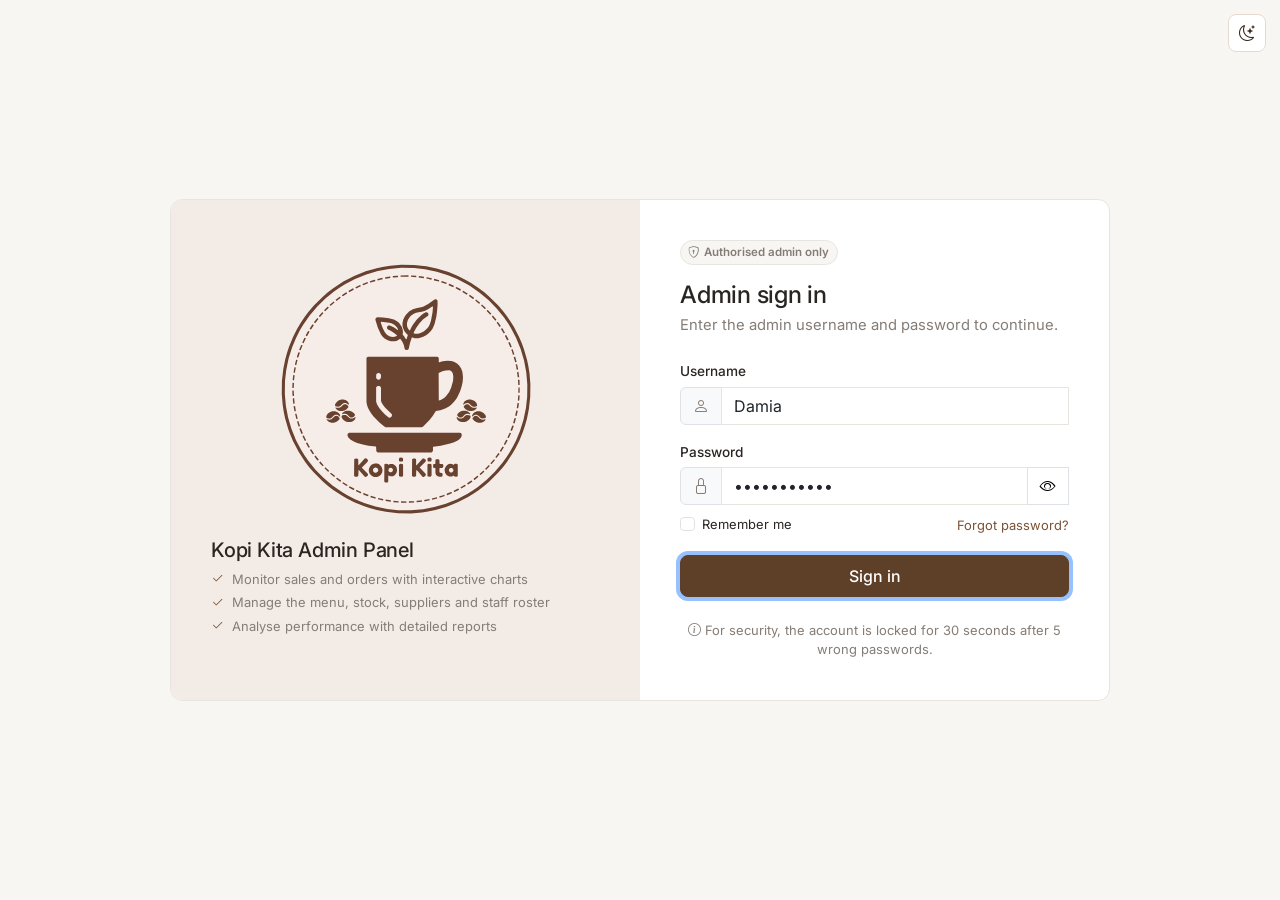
<file: index.html>
<!DOCTYPE html>
<html lang="en">
<head>
  <meta charset="UTF-8">
  <meta name="viewport" content="width=device-width, initial-scale=1">
  <meta name="description" content="Admin sign in for Kopi Kita, a cafe sales and management system.">
  <meta name="keywords" content="Kopi Kita, cafe, ordering, sales, admin login">
  <meta name="author" content="Nur Damia Izzati Binti Hassan (2025124987)">
  <meta name="theme-color" content="#7a5235">
  <meta name="robots" content="index, follow">
  <!-- Open Graph: how the page looks when the link is shared -->
  <meta property="og:type" content="website">
  <meta property="og:site_name" content="Kopi Kita">
  <meta property="og:title" content="Admin Login | Kopi Kita">
  <meta property="og:description" content="Admin sign in for Kopi Kita, a cafe sales and management system.">
  <title>Admin Login | Kopi Kita</title>
  <link rel="icon" type="image/svg+xml" href="brand/app-icon.svg">
  <link rel="apple-touch-icon" href="brand/app-icon.svg">
  <!-- Apply the saved light/dark mode before the page draws (no white flash) -->
  <script>try { document.documentElement.setAttribute('data-bs-theme', localStorage.getItem('kk_theme') || 'light'); } catch (e) {}</script>
  <link rel="preconnect" href="https://fonts.googleapis.com">
  <link rel="preconnect" href="https://fonts.gstatic.com" crossorigin>
  <link href="https://fonts.googleapis.com/css2?family=Inter:wght@400;500;600;700&display=swap" rel="stylesheet">
  <link href="https://cdn.jsdelivr.net/npm/bootstrap@5.3.3/dist/css/bootstrap.min.css" rel="stylesheet">
  <link href="https://cdn.jsdelivr.net/npm/bootstrap-icons@1.11.3/font/bootstrap-icons.min.css" rel="stylesheet">
  <link href="css/style.css" rel="stylesheet">
</head>
<body data-auth class="auth-page">
  <!-- Light / dark mode switch -->
  <button class="btn kk-top-btn kk-theme-btn kk-auth-theme" type="button" onclick="KK.toggleTheme()" aria-label="Switch light or dark mode" title="Light / dark mode"><i class="bi bi-moon-stars"></i></button>
  <main class="auth-wrap">
    <div class="kk-card auth-card">
      <div class="row g-0">
        <!-- Left: logo and short description (hidden on small phones) -->
        <div class="col-md-6 auth-art d-none d-md-flex">
          <img src="brand/kopikita_logo.svg" alt="Kopi Kita logo" class="mb-4">
          <h2 class="h5">Kopi Kita Admin Panel</h2>
          <ul class="list-unstyled small kk-muted mb-0">
            <li class="mb-1"><i class="bi bi-check2 text-accent me-2"></i>Monitor sales and orders with interactive charts</li>
            <li class="mb-1"><i class="bi bi-check2 text-accent me-2"></i>Manage the menu, stock, suppliers and staff roster</li>
            <li><i class="bi bi-check2 text-accent me-2"></i>Analyse performance with detailed reports</li>
          </ul>
        </div>
        <!-- Right: login form -->
        <div class="col-md-6 auth-form">
          <a class="d-block text-center mb-4 d-md-none" href="index.html"><img src="brand/kopikita_logo.svg" alt="Kopi Kita logo" style="height:120px;width:auto"></a>
          <span class="kk-badge b-neutral d-inline-block mb-3"><i class="bi bi-shield-lock me-1"></i>Authorised admin only</span>
          <h1 class="h4 mb-1">Admin sign in</h1>
          <p class="kk-muted mb-4">Enter the admin username and password to continue.</p>

          <div class="alert alert-danger small d-none" id="loginError" role="alert"></div>

          <form id="loginForm" novalidate>
            <div class="mb-3">
              <label class="form-label" for="username">Username</label>
              <div class="input-group"><span class="input-group-text"><i class="bi bi-person kk-muted"></i></span>
                <input class="form-control" id="username" autocomplete="username" required>
                <div class="invalid-feedback">Please enter your username.</div></div>
            </div>
            <div class="mb-2">
              <label class="form-label" for="password">Password</label>
              <div class="input-group"><span class="input-group-text"><i class="bi bi-lock kk-muted"></i></span>
                <input type="password" class="form-control" id="password" autocomplete="current-password" required>
                <button class="btn btn-light border" type="button" id="togglePw" aria-label="Show password"><i class="bi bi-eye"></i></button>
                <div class="invalid-feedback">Please enter your password.</div></div>
              <div class="small text-warning mt-1 d-none" id="capsWarn"><i class="bi bi-exclamation-triangle me-1"></i>Caps Lock is on</div>
            </div>
            <div class="d-flex justify-content-between align-items-center mb-3">
              <div class="form-check"><input class="form-check-input" type="checkbox" id="remember"><label class="form-check-label small" for="remember">Remember me</label></div>
              <a href="#" class="small" id="forgot">Forgot password?</a>
            </div>
            <button class="btn btn-primary w-100 py-2" type="submit" id="btnLogin">Sign in</button>
          </form>
          <p class="small kk-muted text-center mt-4 mb-0"><i class="bi bi-info-circle me-1"></i>For security, the account is locked for 30 seconds after 5 wrong passwords.</p>
        </div>
      </div>
    </div>
  </main>
  <!-- No footer on the login page: the footer appears only after signing in -->
  <script src="https://cdn.jsdelivr.net/npm/bootstrap@5.3.3/dist/js/bootstrap.bundle.min.js"></script>
  <script src="js/data.js"></script>
  <script src="js/db.js"></script>
  <script src="js/app.js"></script>
  <script src="js/pages/login.js"></script>
</body>
</html>
</file>
<file: css/style.css>
/* ==========================================================
   Kopi Kita - Cafe Ordering & Sales System
   File   : css/style.css
   Purpose: Minimalist theme layered on top of Bootstrap 5
   Idea   : lots of white space, one accent colour (coffee brown),
            thin borders, no heavy shadows -> clean, not "serabut".
   ========================================================== */

/* ---------- 1. Design tokens ---------- */
:root {
  --kk-bg: #f7f6f3;          /* page background (warm off-white) */
  --kk-surface: #ffffff;     /* cards                            */
  --kk-border: #e8e5e0;      /* thin lines                       */
  --kk-text: #2a2522;        /* main text                        */
  --kk-muted: #857c75;       /* secondary text                   */
  --kk-accent: #7a5235;      /* coffee brown - the ONLY strong colour */
  --kk-accent-dark: #5e3f28;
  --kk-accent-soft: #f3ece6;
  --kk-success: #5f8a66;
  --kk-warning: #c08a33;
  --kk-danger: #b5534a;
  --kk-radius: 12px;
  --kk-sidebar-w: 240px;
  --bs-heading-color: var(--kk-text);
}

/* ---------- 2. Base ---------- */
html { scroll-behavior: smooth; }
body {
  font-family: "Inter", system-ui, -apple-system, "Segoe UI", Roboto, sans-serif;
  background: var(--kk-bg);
  color: var(--kk-text);
  font-size: .925rem;
  -webkit-font-smoothing: antialiased;
}
a { color: var(--kk-accent); text-decoration: none; }
a:hover { color: var(--kk-accent-dark); }
.text-muted, .kk-muted { color: var(--kk-muted) !important; }
.text-accent { color: var(--kk-accent) !important; }
.bg-accent-soft { background: var(--kk-accent-soft) !important; }
h1, h2, h3, h4, h5, h6 { font-weight: 600; letter-spacing: -.01em; }

/* Bootstrap buttons recoloured to our accent */
.btn { border-radius: 8px; font-weight: 500; }
.btn-primary {
  --bs-btn-bg: var(--kk-accent); --bs-btn-border-color: var(--kk-accent);
  --bs-btn-hover-bg: var(--kk-accent-dark); --bs-btn-hover-border-color: var(--kk-accent-dark);
  --bs-btn-active-bg: var(--kk-accent-dark); --bs-btn-active-border-color: var(--kk-accent-dark);
  --bs-btn-disabled-bg: var(--kk-accent); --bs-btn-disabled-border-color: var(--kk-accent);
}
.btn-outline-primary {
  --bs-btn-color: var(--kk-accent); --bs-btn-border-color: var(--kk-border);
  --bs-btn-hover-bg: var(--kk-accent-soft); --bs-btn-hover-color: var(--kk-accent-dark);
  --bs-btn-hover-border-color: var(--kk-accent);
  --bs-btn-active-bg: var(--kk-accent); --bs-btn-active-border-color: var(--kk-accent);
}
.btn-light { --bs-btn-bg: var(--kk-surface); --bs-btn-border-color: var(--kk-border); }
.form-control, .form-select { border-color: var(--kk-border); border-radius: 8px; }
.form-control:focus, .form-select:focus, .form-check-input:focus {
  border-color: var(--kk-accent); box-shadow: 0 0 0 .2rem rgba(122, 82, 53, .12);
}
.form-check-input:checked { background-color: var(--kk-accent); border-color: var(--kk-accent); }
.form-label { font-weight: 500; font-size: .85rem; margin-bottom: .3rem; }

/* ---------- 3. App layout (sidebar + content) ---------- */
.kk-sidebar {
  width: var(--kk-sidebar-w);
  background: var(--kk-surface);
  border-right: 1px solid var(--kk-border);
}
@media (min-width: 992px) {
  .kk-sidebar { position: fixed; top: 0; bottom: 0; left: 0; z-index: 1030; }
  .kk-main { margin-left: var(--kk-sidebar-w); }
}
.kk-brand { display: flex; align-items: center; gap: .6rem; font-weight: 700; font-size: 1.1rem; color: var(--kk-text); }
.kk-brand img { height: 30px; width: auto; }   /* shop mark is wider than tall */
.kk-nav .nav-link {
  color: var(--kk-muted); border-radius: 8px; padding: .55rem .8rem; margin-bottom: 2px;
  display: flex; align-items: center; gap: .7rem; font-weight: 500;
}
.kk-nav .nav-link i { font-size: 1.05rem; }
.kk-nav .nav-link:hover { background: var(--kk-bg); color: var(--kk-text); }
.kk-nav .nav-link.active { background: var(--kk-accent-soft); color: var(--kk-accent); }
.kk-nav-label { font-size: .7rem; text-transform: uppercase; letter-spacing: .08em; color: var(--kk-muted); padding: 1rem .8rem .4rem; }

.kk-topbar {
  position: sticky; top: 0; z-index: 1020;
  background: rgba(247, 246, 243, .9); backdrop-filter: blur(8px);
  border-bottom: 1px solid var(--kk-border);
}
.kk-content { padding: 1.5rem; }
@media (max-width: 575.98px) { .kk-content { padding: 1rem .85rem; } }

.page-title { font-size: 1.35rem; margin: 0; }
.page-sub { color: var(--kk-muted); font-size: .85rem; margin: .15rem 0 0; }

/* ---------- 4. Cards ---------- */
.kk-card {
  background: var(--kk-surface);
  border: 1px solid var(--kk-border);
  border-radius: var(--kk-radius);
}
.kk-card .card-header-kk {
  display: flex; align-items: center; justify-content: space-between; gap: .5rem;
  padding: .9rem 1.1rem; border-bottom: 1px solid var(--kk-border); font-weight: 600;
}
.kk-card .card-body-kk { padding: 1.1rem; }
.kk-hint { font-size: .75rem; color: var(--kk-muted); font-weight: 400; }

/* KPI / summary card */
.kpi { padding: 1rem 1.1rem; height: 100%; cursor: pointer; transition: border-color .15s, transform .15s; }
.kpi:hover { border-color: var(--kk-accent); transform: translateY(-2px); }
.kpi .kpi-label { font-size: .78rem; color: var(--kk-muted); display: flex; align-items: center; gap: .4rem; }
.kpi .kpi-value { font-size: 1.45rem; font-weight: 700; margin-top: .25rem; letter-spacing: -.02em; }
.kpi .kpi-foot { font-size: .75rem; color: var(--kk-muted); margin-top: .2rem; }
.kpi .kpi-icon {
  width: 34px; height: 34px; border-radius: 9px; display: grid; place-items: center;
  background: var(--kk-accent-soft); color: var(--kk-accent); font-size: 1rem;
}
@media (max-width: 575.98px) { .kpi .kpi-value { font-size: 1.15rem; } }

/* Charts always sit in a box with a fixed height so they resize nicely on mobile */
.chart-box { position: relative; height: 270px; }
.chart-box.sm { height: 220px; }
.chart-box.lg { height: 320px; }
@media (max-width: 575.98px) { .chart-box, .chart-box.lg { height: 240px; } }

/* ---------- 5. Tables ---------- */
.kk-table { margin: 0; font-size: .875rem; }
.kk-table thead th {
  font-size: .72rem; text-transform: uppercase; letter-spacing: .05em; color: var(--kk-muted);
  font-weight: 600; background: var(--kk-bg); border-bottom: 1px solid var(--kk-border); white-space: nowrap;
}
.kk-table td { vertical-align: middle; border-color: var(--kk-border); }
.kk-table tbody tr.clickable { cursor: pointer; }
.kk-table tbody tr.clickable:hover td { background: var(--kk-accent-soft); }
.sort-btn { cursor: pointer; user-select: none; }
.sort-btn:hover { color: var(--kk-accent); }

/* Status badges - soft colours only */
.kk-badge { display: inline-block; padding: .25em .65em; border-radius: 999px; font-size: .72rem; font-weight: 600; }
.b-completed, .b-gold.ok, .b-in { background: #e8f1e9; color: #3f6b46; }
.b-pending   { background: #fbf1df; color: #8a6116; }
.b-preparing { background: #e9eef6; color: #3c5a85; }
.b-ready     { background: #efe9f5; color: #5d4585; }
.b-cancelled, .b-low { background: #f7e6e4; color: #96392f; }
.b-gold   { background: #f8eed7; color: #85651b; }
.b-silver { background: #eeeeee; color: #555; }
.b-bronze { background: #f3e7dc; color: #87562e; }
.b-neutral{ background: var(--kk-bg); color: var(--kk-muted); border: 1px solid var(--kk-border); }

/* Pagination */
.pagination .page-link { color: var(--kk-text); border-color: var(--kk-border); font-size: .82rem; }
.pagination .active > .page-link { background: var(--kk-accent); border-color: var(--kk-accent); color: #fff; }

/* Filter pills */
.pill-group { display: flex; gap: .4rem; overflow-x: auto; padding-bottom: 2px; scrollbar-width: none; }
.pill-group::-webkit-scrollbar { display: none; }
.pill {
  border: 1px solid var(--kk-border); background: var(--kk-surface); color: var(--kk-muted);
  border-radius: 999px; padding: .35rem .9rem; font-size: .82rem; white-space: nowrap; font-weight: 500;
}
.pill.active, .pill:hover { border-color: var(--kk-accent); color: var(--kk-accent); background: var(--kk-accent-soft); }

/* ---------- 6. Menu cards ---------- */
.menu-card { overflow: hidden; height: 100%; cursor: pointer; transition: border-color .15s, transform .15s; }
.menu-card:hover { border-color: var(--kk-accent); transform: translateY(-2px); }
.menu-card .menu-img { background: var(--kk-accent-soft); aspect-ratio: 4 / 3; display: grid; place-items: center; }
.menu-card .menu-img img { width: 55%; height: auto; }
.menu-card.unavailable .menu-img { filter: grayscale(1); opacity: .6; }
.menu-card .price { font-weight: 700; color: var(--kk-accent); }

/* ---------- 7. People / avatars ---------- */
.kk-avatar { border-radius: 50%; flex-shrink: 0; }
.staff-card { padding: 1.1rem; text-align: center; cursor: pointer; height: 100%; transition: border-color .15s; }
.staff-card:hover { border-color: var(--kk-accent); }

/* Stock progress bar */
.stock-bar { height: 6px; border-radius: 99px; background: var(--kk-bg); overflow: hidden; min-width: 80px; }
.stock-bar > span { display: block; height: 100%; border-radius: 99px; background: var(--kk-success); }
.stock-bar > span.low { background: var(--kk-danger); }
.stock-bar > span.mid { background: var(--kk-warning); }

/* ---------- 8. Modals (popups) ---------- */
.modal-content { border: none; border-radius: 16px; }
.modal-header { border-bottom: 1px solid var(--kk-border); }
.modal-footer { border-top: 1px solid var(--kk-border); }
.detail-grid { display: grid; grid-template-columns: repeat(2, 1fr); gap: .75rem 1rem; }
@media (min-width: 768px) { .detail-grid.cols-3 { grid-template-columns: repeat(3, 1fr); } }
.detail-grid .dl { font-size: .72rem; color: var(--kk-muted); text-transform: uppercase; letter-spacing: .04em; }
.detail-grid .dv { font-weight: 600; }
.mini-stat { background: var(--kk-bg); border-radius: 10px; padding: .7rem .8rem; text-align: center; }
.mini-stat .v { font-weight: 700; font-size: 1.05rem; }
.mini-stat .l { font-size: .72rem; color: var(--kk-muted); }
.receipt { border: 1px dashed var(--kk-border); border-radius: 10px; padding: .9rem; }

/* ---------- 9. Login / Register ---------- */
.auth-page { min-height: 100vh; display: flex; flex-direction: column; }
.auth-wrap { flex: 1; display: grid; place-items: center; padding: 2rem 1rem; }
.auth-card { width: 100%; max-width: 940px; overflow: hidden; }
.auth-art { background: var(--kk-accent-soft); padding: 2.5rem; display: flex; flex-direction: column; justify-content: center; }
.auth-art > img { width: 100%; max-width: 250px; margin: 0 auto; }
.auth-form { padding: 2.5rem; }
@media (max-width: 575.98px) { .auth-form { padding: 1.6rem 1.25rem; } }
.demo-box { background: var(--kk-bg); border: 1px dashed var(--kk-border); border-radius: 10px; font-size: .82rem; padding: .7rem .9rem; }
.strength { height: 5px; border-radius: 99px; background: var(--kk-bg); overflow: hidden; }
.strength > span { display: block; height: 100%; width: 0; transition: width .2s, background .2s; }

/* ---------- 10. Footer ---------- */
.kk-footer { border-top: 1px solid var(--kk-border); color: var(--kk-muted); font-size: .8rem; padding: 1.2rem 1.5rem; background: var(--kk-surface); }
.kk-footer a { color: var(--kk-muted); }
.kk-footer a:hover { color: var(--kk-accent); }

/* ---------- 11. Small helpers ---------- */
.empty-state { text-align: center; padding: 2.5rem 1rem; color: var(--kk-muted); }
.empty-state img { width: 120px; margin-bottom: .8rem; }
.list-row { display: flex; align-items: center; justify-content: space-between; gap: .75rem; padding: .6rem 0; border-bottom: 1px solid var(--kk-border); }
.list-row:last-child { border-bottom: none; }
.toast-container { z-index: 2000; }
.fw-600 { font-weight: 600; }
.small-2 { font-size: .78rem; }

/* ---------- 12. Sidebar fill + hide page until login check is done ---------- */
@media (min-width: 992px) {
  .kk-sidebar { display: flex; flex-direction: column; }
  .kk-sidebar .offcanvas-body { flex: 1 1 auto !important; overflow-y: auto !important; }
}
body[data-protected]:not(.ready) { visibility: hidden; }
.chart-box.xl { height: 480px; }
@media (max-width: 575.98px) { .chart-box.xl { height: 440px; } }

/* ---------- 13. Print (Sales Report) ---------- */
@media print {
  .kk-sidebar, .kk-topbar, .kk-footer, .btn, #period { display: none !important; }
  .kk-main { margin: 0 !important; }
  .kk-card { break-inside: avoid; }
}
.nav-pills .nav-link { color: var(--kk-muted); font-weight: 500; border-radius: 8px; }
.nav-pills .nav-link.active { background: var(--kk-surface); color: var(--kk-accent); box-shadow: 0 1px 3px rgba(0,0,0,.08); }

/* ---------- 14. Menu photos (vector SVG traced from real photos) ---------- */
.menu-card .menu-img.photo { aspect-ratio: 1 / 1; overflow: hidden; }
.menu-card .menu-img.photo img { width: 100%; height: 100%; object-fit: cover; transition: transform .3s; }
.menu-card:hover .menu-img.photo img { transform: scale(1.04); }
img.thumb { object-fit: cover; border-radius: 6px; flex-shrink: 0; }
.list-row.clickable { cursor: pointer; } .list-row.clickable:hover { color: var(--kk-accent); }

/* ---------- 15. Dark chocolate sidebar ---------- */
:root {
  --kk-choc: #3b2619;        /* dark chocolate */
  --kk-choc-2: #4a3122;      /* slightly lighter for hover */
  --kk-choc-line: #563a29;
  --kk-cream: #f3ece6;
}
.kk-sidebar, .kk-sidebar.offcanvas-lg { background: var(--kk-choc) !important; border-right: 1px solid var(--kk-choc-line); color: var(--kk-cream); }
.kk-sidebar .border-bottom, .kk-sidebar .offcanvas-header { border-color: var(--kk-choc-line) !important; }
.kk-sidebar .kk-brand { color: var(--kk-cream); }
.kk-sidebar .kk-nav-label { color: #b59a85; }
.kk-sidebar .kk-nav .nav-link { color: #d9c8ba; }
.kk-sidebar .kk-nav .nav-link:hover { background: var(--kk-choc-2); color: #fff; }
.kk-sidebar .kk-nav .nav-link.active { background: var(--kk-cream); color: var(--kk-choc); }
/* Hide the sidebar scrollbar (it still scrolls with mouse wheel / touch) */
.kk-sidebar, .kk-sidebar * { scrollbar-width: none; -ms-overflow-style: none; }
.kk-sidebar::-webkit-scrollbar, .kk-sidebar *::-webkit-scrollbar { display: none; width: 0; height: 0; }
.kk-side-user { background: var(--kk-choc-2); }
.kk-side-name { color: #fff; }
.kk-side-role { color: #b59a85; }
.kk-side-logout { background: transparent; border: 1px solid var(--kk-choc-line); color: var(--kk-cream); }
.kk-side-logout:hover { background: var(--kk-choc-2); color: #fff; border-color: #6b4a35; }

/* ---------- 16. Top bar - stays light, small chocolate accents to match the sidebar ---------- */
.kk-date {
  align-items: center; gap: .4rem; font-size: .78rem; font-weight: 500;
  color: var(--kk-accent); background: var(--kk-accent-soft);
  border: 1px solid #e6d9cc; border-radius: 999px; padding: .3rem .8rem;
}
.kk-top-btn {
  background: var(--kk-surface); border: 1px solid #e6d9cc; color: var(--kk-choc);
}
.kk-top-btn:hover, .kk-top-btn:focus-visible, .kk-top-btn.show {
  background: var(--kk-cream); border-color: var(--kk-accent); color: var(--kk-choc);
}
.kk-user-btn .bi-chevron-down { color: var(--kk-accent); transition: transform .2s; }
.kk-user-btn.show .bi-chevron-down { transform: rotate(180deg); }
.kk-user-menu { border: 1px solid var(--kk-border); border-radius: 12px; box-shadow: 0 10px 30px rgba(59, 38, 25, .12); padding: .4rem; }
.kk-user-menu .dropdown-header { color: var(--kk-muted); }
.kk-user-menu .dropdown-item { border-radius: 8px; color: var(--kk-text); }
.kk-user-menu .dropdown-item:hover { background: var(--kk-accent-soft); color: var(--kk-choc); }
.kk-user-menu .dropdown-item.text-danger { color: var(--kk-danger) !important; }
.kk-user-menu .dropdown-item.text-danger:hover { background: #f7e6e4; }

/* Two-cups mark is taller than wide, so give it a little more height */
.kk-brand img { height: 36px; }

/* ---------- 17. Dark mode ----------
   Turned on by <html data-bs-theme="dark"> (see KK.setTheme in js/app.js).
   Bootstrap 5.3 changes its own colours; here we change ours. */
[data-bs-theme="dark"] {
  --kk-bg: #1a1411;           /* page background (deep espresso) */
  --kk-surface: #241c17;      /* cards */
  --kk-surface-2: #2e241e;    /* inputs, table headers */
  --kk-border: #3a2e26;
  --kk-text: #efe6de;
  --kk-muted: #a89a8f;
  --kk-accent: #d4a373;       /* lighter caramel so it reads on dark */
  --kk-accent-dark: #e6bb8d;
  --kk-accent-soft: #3a2a1f;
  --kk-choc: #120d0a;         /* sidebar a bit darker than the page */
  --kk-choc-2: #2a1f18;
  --kk-choc-line: #2c211a;
  --bs-body-bg: var(--kk-bg);
  --bs-body-color: var(--kk-text);
  --bs-border-color: var(--kk-border);
  --bs-secondary-color: var(--kk-muted);
  --bs-tertiary-bg: var(--kk-surface-2);
  color-scheme: dark;
}
[data-bs-theme="dark"] .kk-topbar { background: rgba(26, 20, 17, .9); }
[data-bs-theme="dark"] .modal-content, [data-bs-theme="dark"] .dropdown-menu, [data-bs-theme="dark"] .toast { background: var(--kk-surface); }
[data-bs-theme="dark"] .form-control, [data-bs-theme="dark"] .form-select, [data-bs-theme="dark"] .input-group-text { background-color: var(--kk-surface-2); border-color: var(--kk-border); color: var(--kk-text); }
[data-bs-theme="dark"] .kk-table thead th, [data-bs-theme="dark"] .mini-stat, [data-bs-theme="dark"] .demo-box { background: var(--kk-surface-2); }
[data-bs-theme="dark"] .table { --bs-table-bg: transparent; --bs-table-color: var(--kk-text); --bs-table-hover-bg: var(--kk-accent-soft); }
[data-bs-theme="dark"] .btn-light, [data-bs-theme="dark"] .kk-top-btn {
  --bs-btn-bg: var(--kk-surface-2); --bs-btn-border-color: var(--kk-border); --bs-btn-color: var(--kk-text);
  --bs-btn-hover-bg: var(--kk-accent-soft); --bs-btn-hover-border-color: var(--kk-accent); --bs-btn-hover-color: var(--kk-text);
  --bs-btn-active-bg: var(--kk-accent-soft); --bs-btn-active-color: var(--kk-text);
  background: var(--kk-surface-2); border-color: var(--kk-border); color: var(--kk-text);
}
[data-bs-theme="dark"] .kk-top-btn:hover, [data-bs-theme="dark"] .kk-top-btn.show { background: var(--kk-accent-soft); color: var(--kk-text); }
[data-bs-theme="dark"] .btn-primary { --bs-btn-color: #1a1411; --bs-btn-hover-color: #1a1411; --bs-btn-active-color: #1a1411; }
[data-bs-theme="dark"] .pagination .active > .page-link { color: #1a1411; }
[data-bs-theme="dark"] .kk-date { border-color: var(--kk-border); }
[data-bs-theme="dark"] .kk-user-menu .dropdown-item:hover { color: var(--kk-text); }
[data-bs-theme="dark"] .kk-sidebar .kk-nav .nav-link.active { background: var(--kk-accent); color: #1a1411; }
/* Status badges: softer, see-through colours on dark */
[data-bs-theme="dark"] .b-completed, [data-bs-theme="dark"] .b-in { background: rgba(95, 138, 102, .22); color: #9fd0a7; }
[data-bs-theme="dark"] .b-pending   { background: rgba(192, 138, 51, .22); color: #e8c27f; }
[data-bs-theme="dark"] .b-preparing { background: rgba(60, 90, 133, .3); color: #a9c3ea; }
[data-bs-theme="dark"] .b-ready     { background: rgba(93, 69, 133, .3); color: #c9b5ea; }
[data-bs-theme="dark"] .b-cancelled, [data-bs-theme="dark"] .b-low { background: rgba(181, 83, 74, .25); color: #f0a49c; }
[data-bs-theme="dark"] .b-gold   { background: rgba(192, 138, 51, .25); color: #ecc985; }
[data-bs-theme="dark"] .b-silver { background: rgba(255, 255, 255, .1); color: #cfcfcf; }
[data-bs-theme="dark"] .b-bronze { background: rgba(176, 137, 104, .25); color: #e1b994; }
[data-bs-theme="dark"] .b-neutral { background: var(--kk-surface-2); }
[data-bs-theme="dark"] .menu-card .menu-img:not(.photo) { background: var(--kk-surface-2); }
[data-bs-theme="dark"] .kk-footer { background: var(--kk-surface); }
[data-bs-theme="dark"] .alert-warning { --bs-alert-bg: rgba(192, 138, 51, .15); --bs-alert-color: #e8c27f; --bs-alert-border-color: rgba(192, 138, 51, .3); }
[data-bs-theme="dark"] .alert-danger { --bs-alert-bg: rgba(181, 83, 74, .15); --bs-alert-color: #f0a49c; --bs-alert-border-color: rgba(181, 83, 74, .3); }
[data-bs-theme="dark"] .text-success { color: #9fd0a7 !important; }
[data-bs-theme="dark"] .text-danger { color: #f0a49c !important; }
/* the round logo has a light inside, so it stays readable on dark */
[data-bs-theme="dark"] .auth-art { background: var(--kk-surface-2); }

/* ---------- 18. Components for the admin pages ---------- */
.kk-foot-title { color: var(--kk-text); }
.kk-auth-theme { position: fixed; top: 14px; right: 14px; z-index: 10; }
.kk-theme-btn { width: 38px; height: 38px; padding: 0; display: inline-grid; place-items: center; }

/* Tabs */
.kk-tabs { border-bottom: 1px solid var(--kk-border); gap: .25rem; flex-wrap: nowrap; overflow-x: auto; scrollbar-width: none; }
.kk-tabs::-webkit-scrollbar { display: none; }
.kk-tabs .nav-link { border: none; border-bottom: 2px solid transparent; color: var(--kk-muted); font-weight: 500; white-space: nowrap; padding: .7rem 1rem; background: none; }
.kk-tabs .nav-link:hover { color: var(--kk-text); }
.kk-tabs .nav-link.active { color: var(--kk-accent); border-bottom-color: var(--kk-accent); background: none; }
.kk-tabs .count { font-size: .7rem; background: var(--kk-accent-soft); color: var(--kk-accent); border-radius: 99px; padding: .05rem .45rem; margin-left: .3rem; }
.kk-pills .nav-link { color: var(--kk-muted); border-radius: 8px; font-size: .85rem; }
.kk-pills .nav-link.active { background: var(--kk-accent-soft); color: var(--kk-accent); }

/* Small icon buttons inside tables */
.btn-icon { width: 32px; height: 32px; padding: 0; display: inline-grid; place-items: center; border-radius: 8px; }
.row-actions { display: inline-flex; gap: .25rem; }

/* KPI change vs previous period */
.kpi-change { font-size: .72rem; font-weight: 600; border-radius: 99px; padding: .05rem .45rem; margin-left: .3rem; white-space: nowrap; }
.kpi-change.up { color: #3f6b46; background: #e8f1e9; }
.kpi-change.down { color: #96392f; background: #f7e6e4; }
.kpi-change.flat { color: var(--kk-muted); background: var(--kk-bg); }
[data-bs-theme="dark"] .kpi-change.up { color: #9fd0a7; background: rgba(95, 138, 102, .22); }
[data-bs-theme="dark"] .kpi-change.down { color: #f0a49c; background: rgba(181, 83, 74, .25); }

/* Progress bar in our colours */
.kk-progress { height: 10px; border-radius: 99px; background: var(--kk-bg); overflow: hidden; }
.kk-progress > span { display: block; height: 100%; border-radius: 99px; background: var(--kk-accent); transition: width .4s; }

/* Weekly roster grid */
.roster { min-width: 760px; }
.roster th, .roster td { text-align: center; vertical-align: middle; }
.roster td:first-child, .roster th:first-child { text-align: left; position: sticky; left: 0; background: var(--kk-surface); z-index: 1; min-width: 170px; }
.roster thead th:first-child { background: var(--kk-bg); }
[data-bs-theme="dark"] .roster thead th:first-child { background: var(--kk-surface-2); }
.shift { border: 1px dashed transparent; border-radius: 8px; width: 100%; min-width: 64px; padding: .35rem .2rem; font-size: .75rem; font-weight: 600; cursor: pointer; }
.shift:hover { border-color: var(--kk-accent); }
.shift.M { background: #fbf1df; color: #8a6116; }
.shift.E { background: #e9eef6; color: #3c5a85; }
.shift.F { background: #e8f1e9; color: #3f6b46; }
.shift.O { background: var(--kk-bg); color: var(--kk-muted); }
.shift.L { background: #f7e6e4; color: #96392f; }
[data-bs-theme="dark"] .shift.M { background: rgba(192, 138, 51, .22); color: #e8c27f; }
[data-bs-theme="dark"] .shift.E { background: rgba(60, 90, 133, .3); color: #a9c3ea; }
[data-bs-theme="dark"] .shift.F { background: rgba(95, 138, 102, .22); color: #9fd0a7; }
[data-bs-theme="dark"] .shift.L { background: rgba(181, 83, 74, .25); color: #f0a49c; }
.roster .today-col { box-shadow: inset 0 2px 0 var(--kk-accent); }
.cover-ok { color: var(--kk-success); font-weight: 600; }
.cover-low { color: var(--kk-danger); font-weight: 600; }

/* Day x hour heatmap (Reports) */
.heatmap { width: 100%; border-collapse: separate; border-spacing: 3px; font-size: .72rem; min-width: 640px; }
.heatmap th { color: var(--kk-muted); font-weight: 500; text-align: center; }
.heatmap th.day { text-align: left; padding-right: .4rem; }
.heatmap td { height: 30px; border-radius: 5px; text-align: center; cursor: pointer; color: transparent; transition: transform .1s; }
.heatmap td:hover { transform: scale(1.12); color: var(--kk-text); outline: 1px solid var(--kk-accent); }
.heatmap td.has { color: rgba(0, 0, 0, .55); }
[data-bs-theme="dark"] .heatmap td.has { color: rgba(255, 255, 255, .75); }
.heat-legend { display: flex; align-items: center; gap: 4px; font-size: .72rem; color: var(--kk-muted); }
.heat-legend span { width: 18px; height: 10px; border-radius: 3px; display: inline-block; }

/* Insight list (Reports) */
.insight { display: flex; gap: .75rem; padding: .65rem 0; border-bottom: 1px solid var(--kk-border); }
.insight:last-child { border-bottom: none; }
.insight .ic { width: 34px; height: 34px; border-radius: 9px; display: grid; place-items: center; background: var(--kk-accent-soft); color: var(--kk-accent); flex-shrink: 0; }

/* Sortable table headers */
th.sortable { cursor: pointer; user-select: none; }
th.sortable:hover { color: var(--kk-accent); }
th.sortable .bi { font-size: .7rem; margin-left: .2rem; }

/* Theme choice cards (Account settings) */
.kk-theme-option input { position: absolute; opacity: 0; }
.kk-theme-card { display: block; border: 2px solid var(--kk-border); border-radius: 12px; padding: .8rem; cursor: pointer; }
.kk-theme-option input:checked + .kk-theme-card { border-color: var(--kk-accent); }
.kk-theme-preview { display: flex; gap: 4px; height: 54px; border-radius: 8px; padding: 6px; margin-bottom: .5rem; }
.kk-theme-card.light .kk-theme-preview { background: #f7f6f3; border: 1px solid #e8e5e0; }
.kk-theme-card.dark .kk-theme-preview { background: #1a1411; }
.kk-theme-preview span:first-child { width: 22%; border-radius: 4px; background: #3b2619; }
.kk-theme-preview span { flex: 1; border-radius: 4px; }
.kk-theme-card.light .kk-theme-preview span:not(:first-child) { background: #fff; border: 1px solid #e8e5e0; }
.kk-theme-card.dark .kk-theme-preview span:first-child { background: #120d0a; }
.kk-theme-card.dark .kk-theme-preview span:not(:first-child) { background: #241c17; }

/* Supplier cards */
.supplier-card { padding: 1.1rem; height: 100%; }
.supplier-card .meta { font-size: .8rem; color: var(--kk-muted); display: grid; gap: .2rem; }

/* View switch (grid / list) */
.btn-group .btn-check:checked + .btn-outline-primary { background: var(--kk-accent); color: #fff; border-color: var(--kk-accent); }
[data-bs-theme="dark"] .btn-group .btn-check:checked + .btn-outline-primary { color: #1a1411; }

@media print {
  .kk-tabs, .kk-theme-btn, .no-print { display: none !important; }
  [data-bs-theme="dark"] body { background: #fff; color: #000; }
}

/* ======================================================
   19. Notifications bell & full screen button
   ====================================================== */
.kk-notif-badge {
  position: absolute; top: 2px; right: 2px; min-width: 17px; height: 17px; padding: 0 4px;
  border-radius: 99px; background: #c0392b; color: #fff; font-size: 10px; font-weight: 700;
  line-height: 17px; text-align: center; border: 2px solid var(--kk-surface, #fff);
}
.kk-notif-menu { width: 340px; max-width: calc(100vw - 24px); overflow: hidden; }
.kk-notif-list { max-height: 360px; overflow-y: auto; scrollbar-width: none; }
.kk-notif-list::-webkit-scrollbar { display: none; }
.kk-notif-item {
  display: flex; align-items: flex-start; gap: .65rem; padding: .7rem 1rem;
  color: var(--kk-text); text-decoration: none; border-bottom: 1px solid var(--kk-border);
}
.kk-notif-item:last-child { border-bottom: 0; }
.kk-notif-item:hover { background: var(--kk-bg); color: var(--kk-text); }
.kk-notif-item.unread { background: var(--kk-accent-soft); }
.kk-notif-icon { flex: 0 0 32px; height: 32px; border-radius: 10px; display: grid; place-items: center; }
.kk-notif-dot { flex: 0 0 8px; height: 8px; margin-top: 6px; border-radius: 50%; background: var(--kk-accent); }
@media (max-width: 575.98px) {
  .kk-notif-menu { position: fixed !important; left: 12px !important; right: 12px !important; top: 60px !important; transform: none !important; width: auto; }
}
.kk-notif-markall { color: var(--kk-accent) !important; font-weight: 600; }
/* Notification history ("View all" in the bell menu) */
.kk-notif-all {
  display: block; width: 100%; padding: .6rem 1rem; border: 0; border-top: 1px solid var(--kk-border);
  background: transparent; color: var(--kk-accent); font-size: .85rem; font-weight: 600; text-align: center;
}
.kk-notif-all:hover { background: var(--kk-bg); }
.kk-notif-history { overflow: hidden; }
.kk-notif-history .kk-notif-item:last-child { border-bottom: 0; }
.kk-notif-day {
  padding: .45rem 1rem; background: var(--kk-bg); border-bottom: 1px solid var(--kk-border);
  font-size: .72rem; font-weight: 700; letter-spacing: .04em; text-transform: uppercase; color: var(--kk-muted, #8a7d72);
}
</file>
